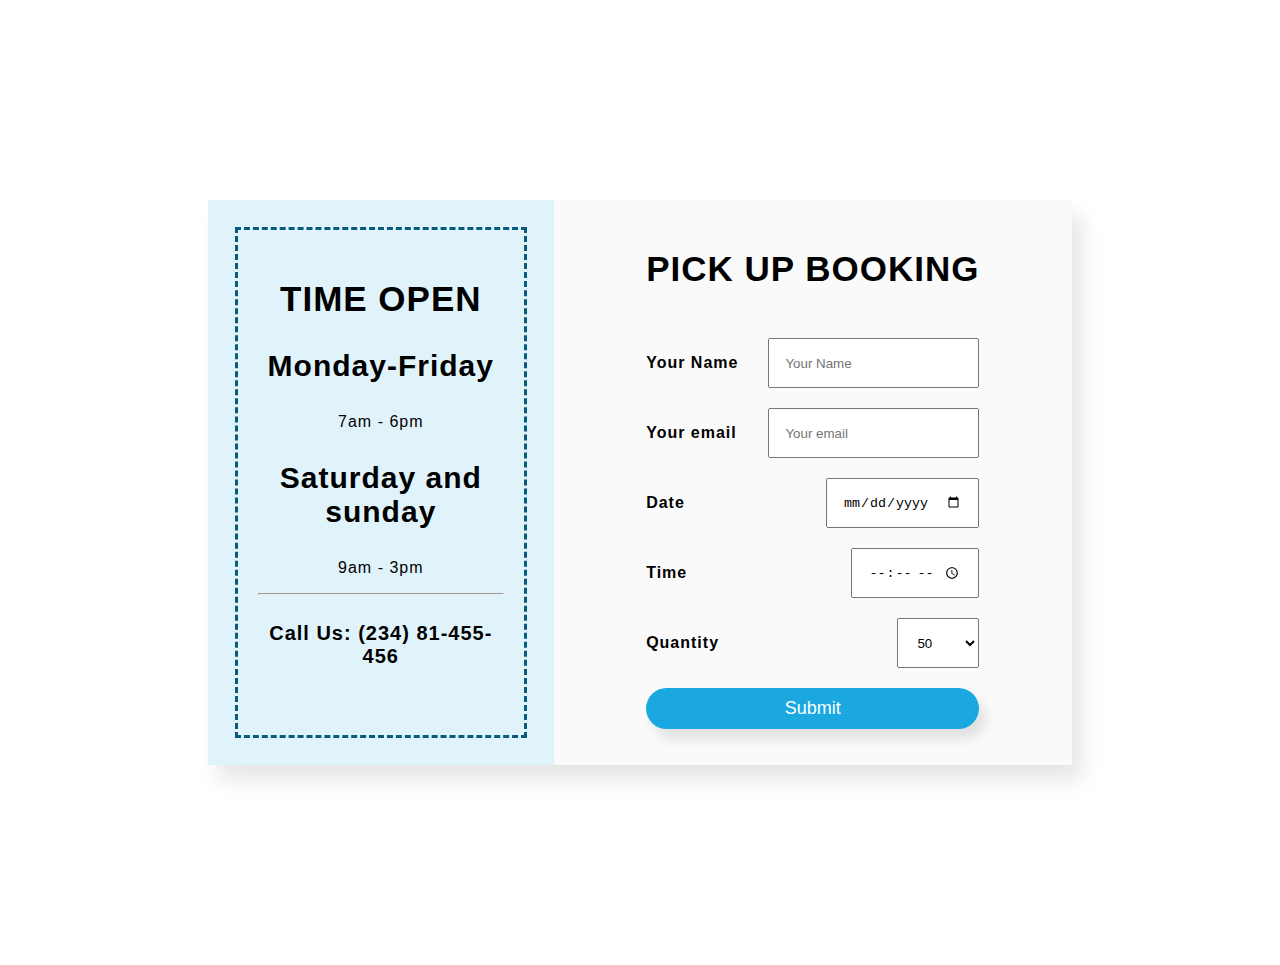
<file: schedule.html>
<html lang="en">
<head>
  <meta charset="UTF-8">
  <meta http-equiv="X-UA-Compatible" content="IE=edge">
  <meta name="viewport" content="width=device-width, initial-scale=1.0">
  <style>
    body {
font-family: 'Raleway', sans-serif;
font-weight: 400;
color:black;
letter-spacing: 1px;
}
.container {
background-color: #fafafa;
margin: 200px;
box-shadow: 10px 15px 20px rgba(0, 0, 0, .1);
display: grid;
grid-template-columns: 40% 60%;
}
.container-time {
background-color: rgb(225, 243, 250);
padding: 50px;
outline: 3px dashed rgb(8, 91, 124);
outline-offset: -30px;
text-align: center;
}
.heading {
font-size: 35px;
text-transform: uppercase;
}

.heading-days {
color:black;
font-size: 30px;

}

.heading-phone {
font-size: 20px;
}
.container-form {
padding: 20px 0;
margin: 0 auto;
color: #000;
}
form {
display: grid;
grid-row-gap: 20px;
}
form p {
font-weight: 600;
}
.form-field {
display: flex;
justify-content: space-between;
}

input,select {
padding: 10px 15px;
}
.btn {
background-color: rgb(27, 167, 223);
color: #fff;
padding: 10px 20px;
border: none;
font-size: 18px;
border-radius: 100px;
-webkit-border-radius: 100px;
-moz-border-radius: 100px;
-ms-border-radius: 100px;
-o-border-radius: 100px;
box-shadow: 7px 10px 12px rgba(0, 0, 0, .1);
cursor: pointer;
transition: all .3s;
-webkit-transition: all .3s;
-moz-transition: all .3s;
-ms-transition: all .3s;
-o-transition: all .3s;
}

.btn:hover {
transform: scale(1.03);
-webkit-transform: scale(1.03);
-moz-transform: scale(1.03);
-ms-transform: scale(1.03);
-o-transform: scale(1.03);
box-shadow: 10px 12px 15px rgba(0, 0, 0, .3);
}
  </style>
  <title>Schedule</title>
</head>
<body>
  <div class="container">
    <div class="container-time">
    <h2 class="heading">Time Open</h2>
    <h3 class="heading-days">Monday-Friday</h3>
    <p>7am - 6pm </p>
    
    
    <h3 class="heading-days">Saturday and sunday</h3>
    <p>9am - 3pm </p>
    
    
    <hr>
    
    <h4 class="heading-phone">Call Us: (234) 81-455-456</h4>
    </div>
    
    <div class="container-form">
    <form action="#">
    <h2 class="heading heading-yellow">Pick up booking</h2>
    <div class="form-field">
      <p>Your Name</p>
      <input type="text" placeholder="Your Name">
      </div>
      <div class="form-field">
      <p>Your email</p>
      <input type="email" placeholder="Your email">
      </div>
      <div class="form-field">
      <p>Date</p>
      <input type="date">
      </div>
      <div class="form-field">
      <p>Time</p>
      <input type="time">
      </div>
      <div class="form-field">
      <p>Quantity</p>
      <select name="select" id="#">
      <option value="1">50</option>
      <option value="2">100</option>
      <option value="3">500</option>
      <option value="4">1000</option>
      
</select>
</div>

<button class="btn">Submit</button>
</form>
</div>
</div>
</body>
</html>
</file>
